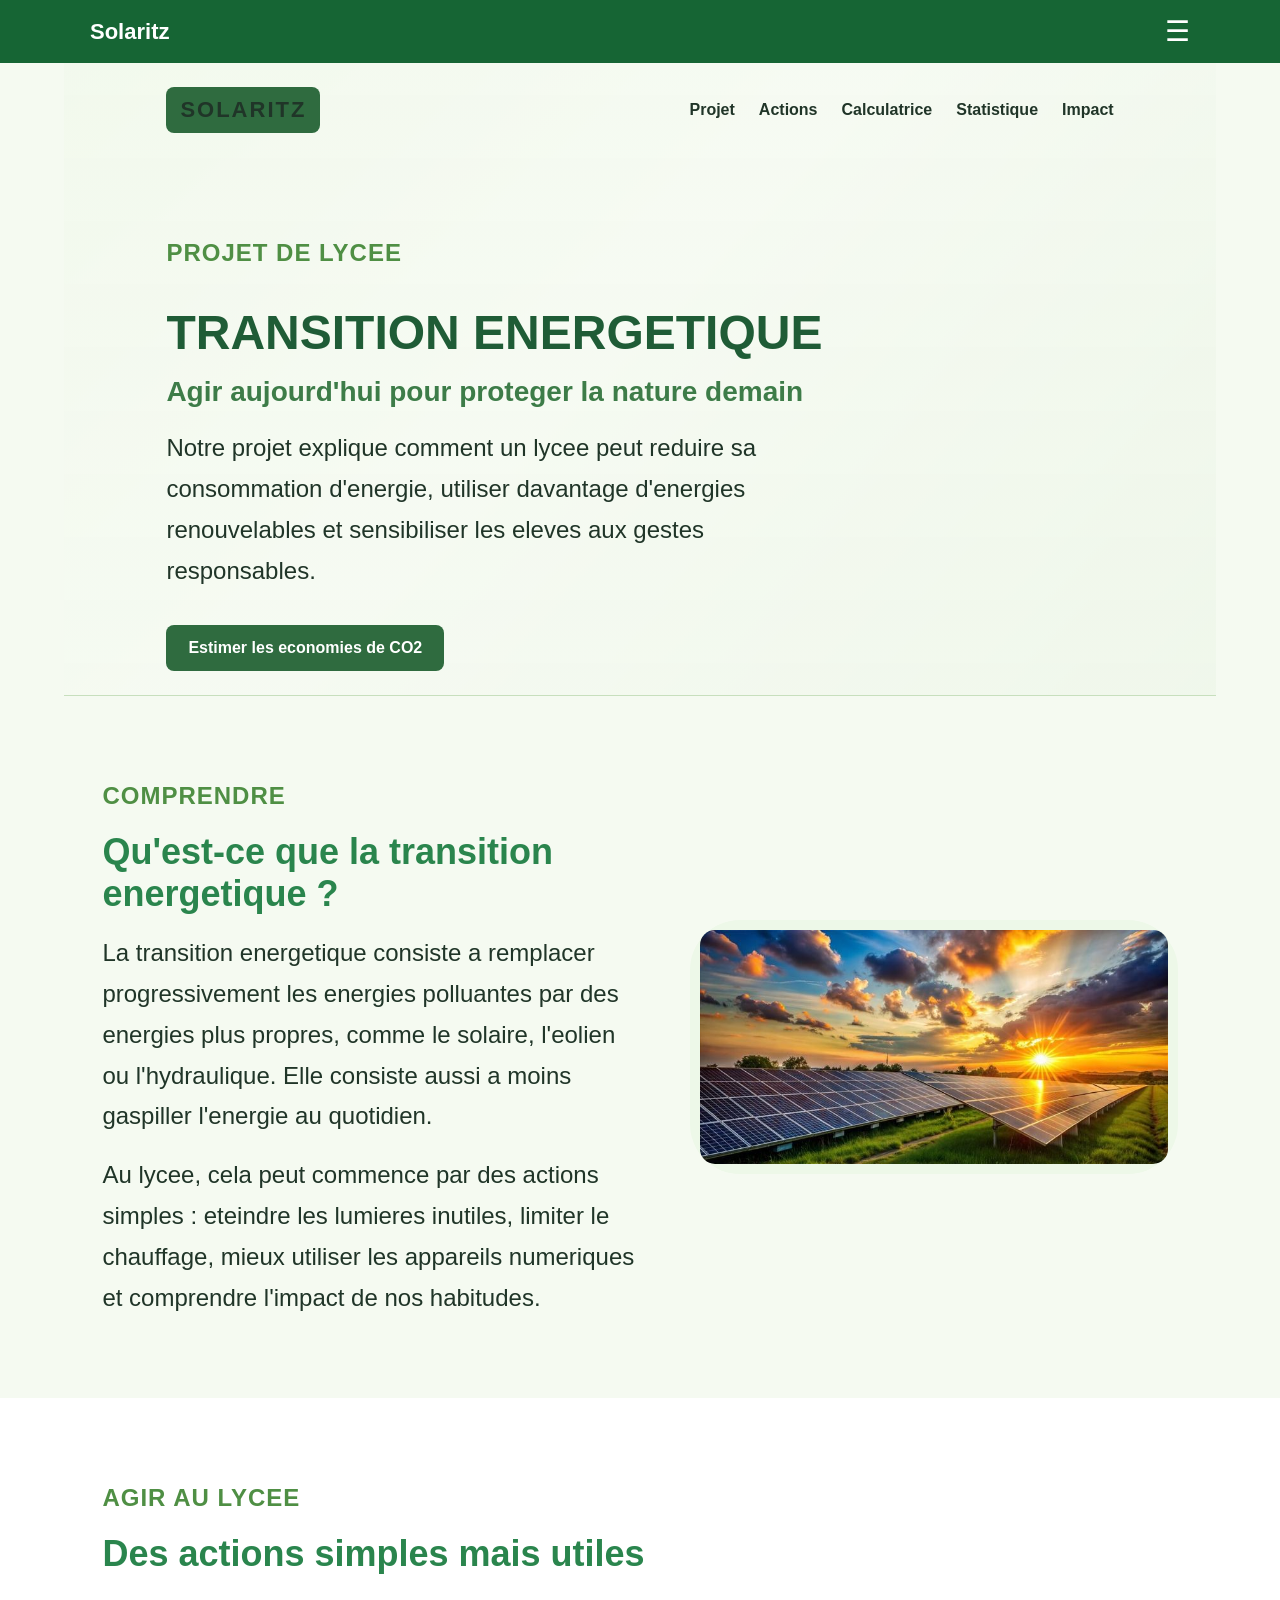
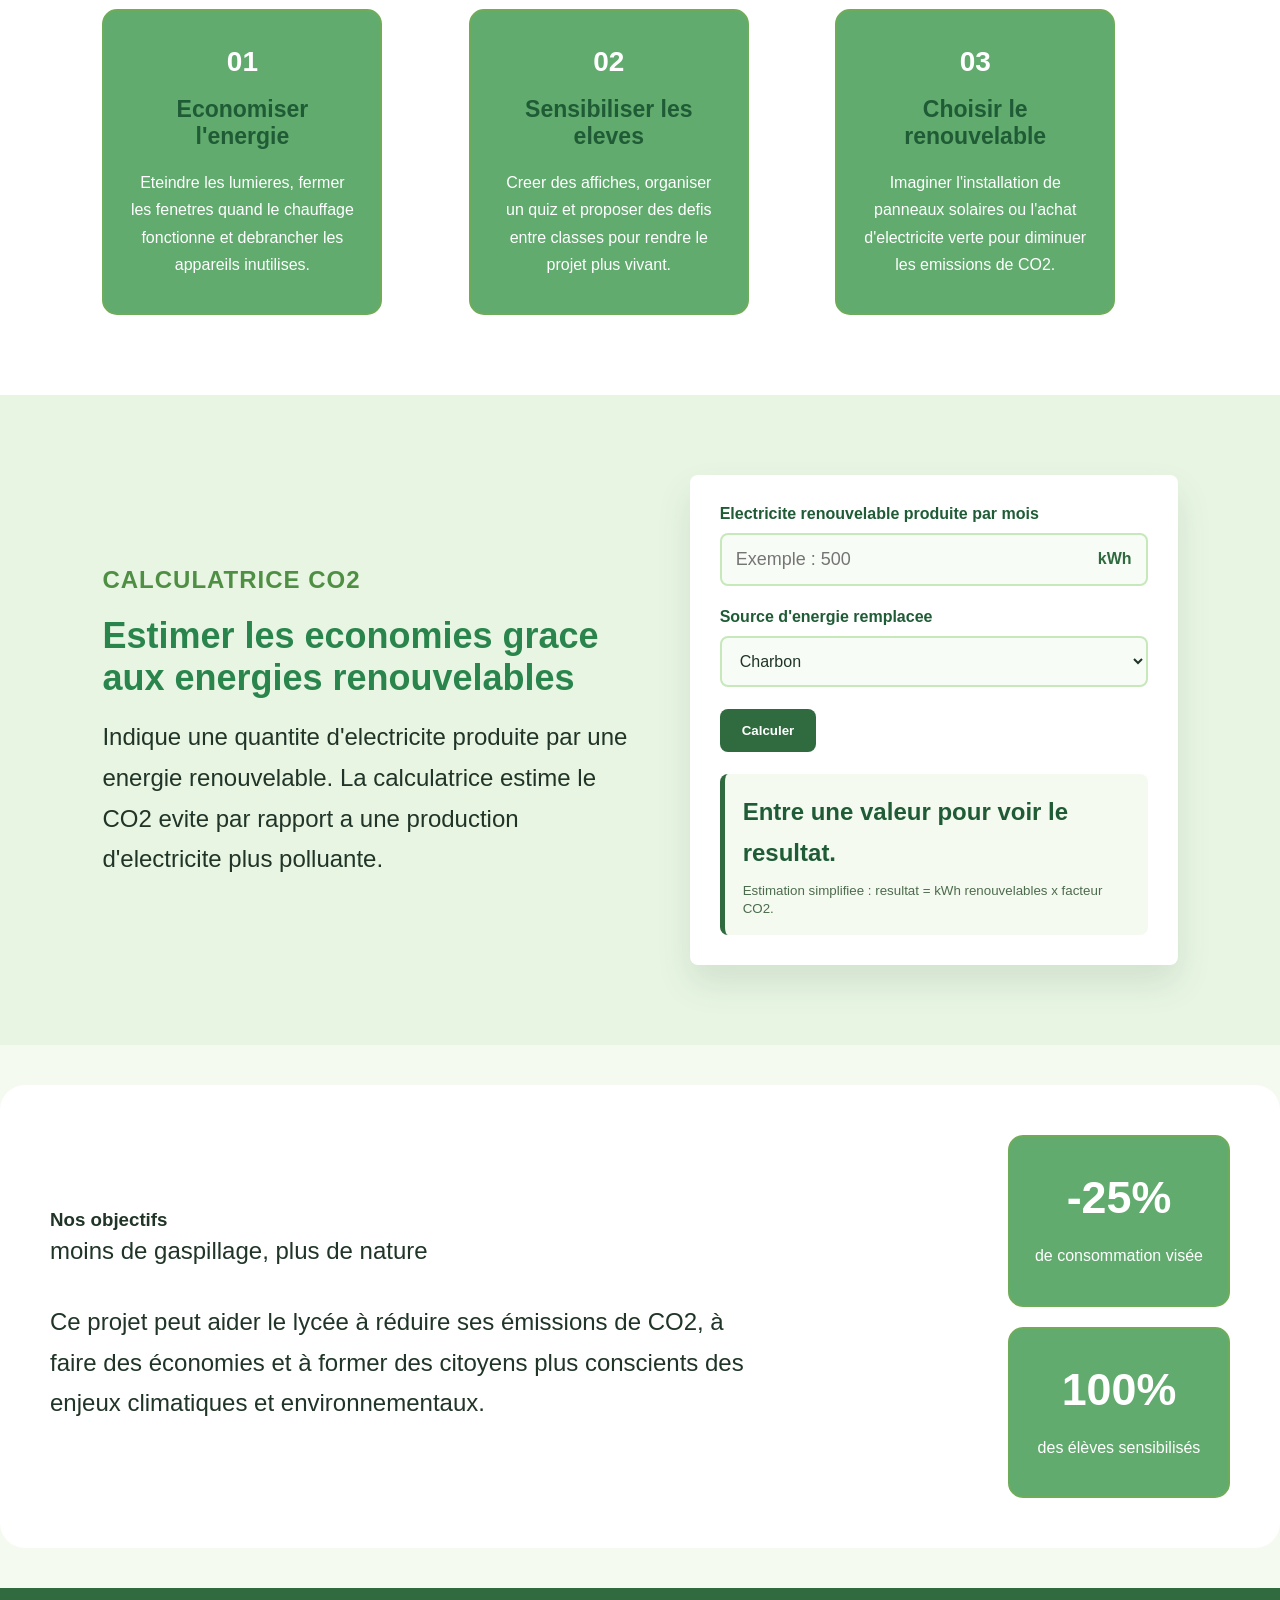
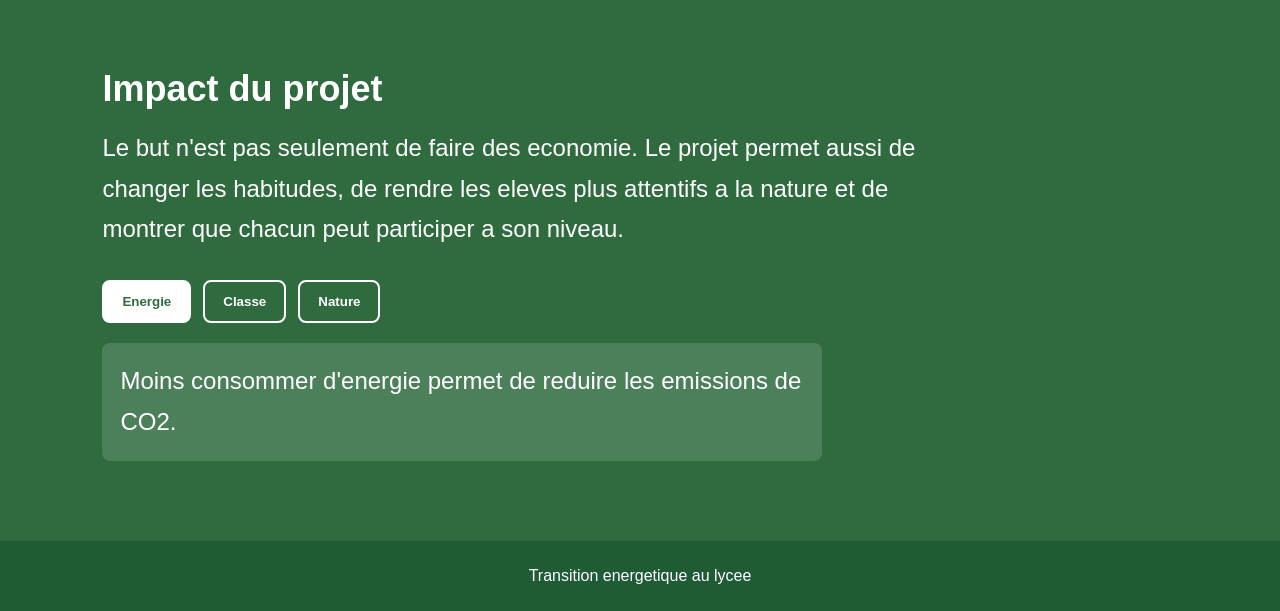
<file: index.html>
<!DOCTYPE html>
<html lang="fr">
<head>
    <meta charset="UTF-8">

    <meta name="viewport" content="width=device-width, initial-scale=1.0">
   
    <title>Transition energetique au lycee</title>
    <!-- icone de l'onglet
      -->
    <link rel="icon" href="IMG_3334[1].JPG" type="image/png">
   
    <link rel="stylesheet" href="style.css">
    <script src="script.js" defer></script>
</head>

<body>
    <!-- MENU HAMBURGER -->
<nav style="background:#166534; padding:15px 20px; position:sticky; top:0; z-index:100;">
    <div style="max-width:1100px; margin:0 auto; display:flex; justify-content:space-between; align-items:center;">
        <a href="index.html" style="color:white; font-weight:bold; text-decoration:none; font-size:22px;">
             Solaritz
        </a>
        
        <!-- Icône hamburger -->
        <div id="hamburger" style="font-size:28px; color:white; cursor:pointer;">☰</div>
    </div>

    <!-- Menu déroulant mobile -->
    <div id="mobileMenu" style="display:none; background:#166534; padding:15px; text-align:center;">
        <a href="index.html" style="display:block; color:white; padding:12px; text-decoration:none;">Accueil</a>
        <a href="projet.html" style="display:block; color:white; padding:12px; text-decoration:none;">Le Projet</a>
        <a href="activites.html" style="display:block; color:white; padding:12px; text-decoration:none;">Activités</a>
        <a href="inscription.html" style="display:block; color:white; padding:12px; text-decoration:none;">Inscription</a>
        <a href="contact.html" style="display:block; color:white; padding:12px; text-decoration:none;">Contact</a>
    </div>
</nav>

<script>
    const hamburger = document.getElementById('hamburger');
    const mobileMenu = document.getElementById('mobileMenu');
    
    hamburger.addEventListener('click', () => {
        if (mobileMenu.style.display === "block") {
            mobileMenu.style.display = "none";
        } else {
            mobileMenu.style.display = "block";
        }
    });
</script>
    <header class="hero">
        <nav class="navbar">
            <a class="logo" href="#">SOLARITZ</a>

            <ul>
                <li><a href="#projet">Projet</a></li>
                <li><a href="#actions">Actions</a></li>
                <li><a href="#calculatrice">Calculatrice</a></li>
                <li><a href="#statistique">Statistique</a></li>
                <li><a href="#impact">Impact</a></li>
            </ul>
        </nav>

        <div class="hero-content">
            <p class="tag">Projet de lycee</p>
            <h1>Transition energetique</h1>
            <h2>Agir aujourd'hui pour proteger la nature demain</h2>
            <p>
                Notre projet explique comment un lycee peut reduire sa consommation
                d'energie, utiliser davantage d'energies renouvelables et sensibiliser les
                eleves aux gestes responsables.
            </p>

            <a class="btn" href="#calculatrice">Estimer les economies de CO2</a>
        </div>

        
    </header>

    <main>
        <section id="projet" class="section intro-section">
            <div class="section-text">
                <p class="tag">Comprendre</p>
                <h2>Qu'est-ce que la transition energetique ?</h2>
                <p>
                    La transition energetique consiste a remplacer progressivement les
                    energies polluantes par des energies plus propres, comme le solaire,
                    l'eolien ou l'hydraulique. Elle consiste aussi a moins gaspiller
                    l'energie au quotidien.
                </p>
                <p>
                    Au lycee, cela peut commence par des actions simples : eteindre les
                    lumieres inutiles, limiter le chauffage, mieux utiliser les appareils
                    numeriques et comprendre l'impact de nos habitudes.
                </p>
            </div>
            
            <div class="photo-placeholder">
               <img src="./transition .jpg" alt="transition energetique" class="photo"
            </div>
        </section>

        <section id="actions" class="section actions-section">
            <div class="section-title">
                <p class="tag">Agir au lycee</p>
                <h2>Des actions simples mais utiles</h2>
            </div>

            <div class="cards">
                <article class="card">
                    <span>01</span>
                    <h3>Economiser l'energie</h3>
                    <p>Eteindre les lumieres, fermer les fenetres quand le chauffage fonctionne et debrancher les appareils inutilises.</p>
                </article>

                <article class="card">
                    <span>02</span>
                    <h3>Sensibiliser les eleves</h3>
                    <p>Creer des affiches, organiser un quiz et proposer des defis entre classes pour rendre le projet plus vivant.</p>
                </article>

                <article class="card">
                    <span>03</span>
                    <h3>Choisir le renouvelable</h3>
                    <p>Imaginer l'installation de panneaux solaires ou l'achat d'electricite verte pour diminuer les emissions de CO2.</p>
                </article>
            </div>
        </section>

        <section id="calculatrice" class="section calculator-section">
            <div class="section-text">
                <p class="tag">Calculatrice CO2</p>
                <h2>Estimer les economies grace aux energies renouvelables</h2>
                <p>
                    Indique une quantite d'electricite produite par une energie renouvelable.
                    La calculatrice estime le CO2 evite par rapport a une production
                    d'electricite plus polluante.
                </p>
            </div>

            <form class="calculator" id="co2-form">
                <label for="energy">Electricite renouvelable produite par mois</label>
                <div class="input-line">
                    <input id="energy" type="number" min="0" step="1" placeholder="Exemple : 500">
                    <span>kWh</span>
                </div>

                <label for="source">Source d'energie remplacee</label>
                <select id="source">
                    <option value="0.7">Charbon</option>
                    <option value="0.4">Gaz naturel</option>
                    <option value="0.25">Electricite classique moyenne</option>
                </select>

                <button type="submit">Calculer</button>

                <div class="result-box">
                    <p id="result">Entre une valeur pour voir le resultat.</p>
                    <small>
                        Estimation simplifiee : resultat = kWh renouvelables x facteur CO2.
                    </small>
                </div>
            </form>
        </section>

          <section id="statistique" class="section statistic-section">

            <div class="section-text">
               <h3>Nos objectifs </h3>

               <p class="text"> moins de gaspillage, plus de nature

               </p>
               <p class="description">Ce projet peut aider le lycée à réduire ses émissions de CO2, à faire des économies et à former des citoyens plus conscients des enjeux climatiques et environnementaux.</p>
            </div>

            <div class="stats">
                <div class="card">
                <h1>-25%</h1>
                <p>de consommation visée</p>
                </div>

                <div class="card">
                <h1>100%</h1>
                <p>des élèves sensibilisés</p>
                </div>
        
            </div>

        </section>

        <section id="impact" class="section impact-section">
            <div class="impact-card">
                <h2>Impact du projet</h2>
                <p>
                    Le but n'est pas seulement de faire des economie. Le projet permet aussi
                    de changer les habitudes, de rendre les eleves plus attentifs a la nature
                    et de montrer que chacun peut participer a son niveau.
                </p>
            </div>

            <div class="tips">
                <button class="tip-button active" data-tip="energie">Energie</button>
                <button class="tip-button" data-tip="classe">Classe</button>
                <button class="tip-button" data-tip="nature">Nature</button>
            </div>

            <p id="tip-text" class="tip-text">
                Moins consommer d'energie permet de reduire les emissions de CO2.
            </p>
        </section>
    </main>

    <footer>
        <p>Transition energetique au lycee</p>
    </footer>
</body>
</html>
</file>
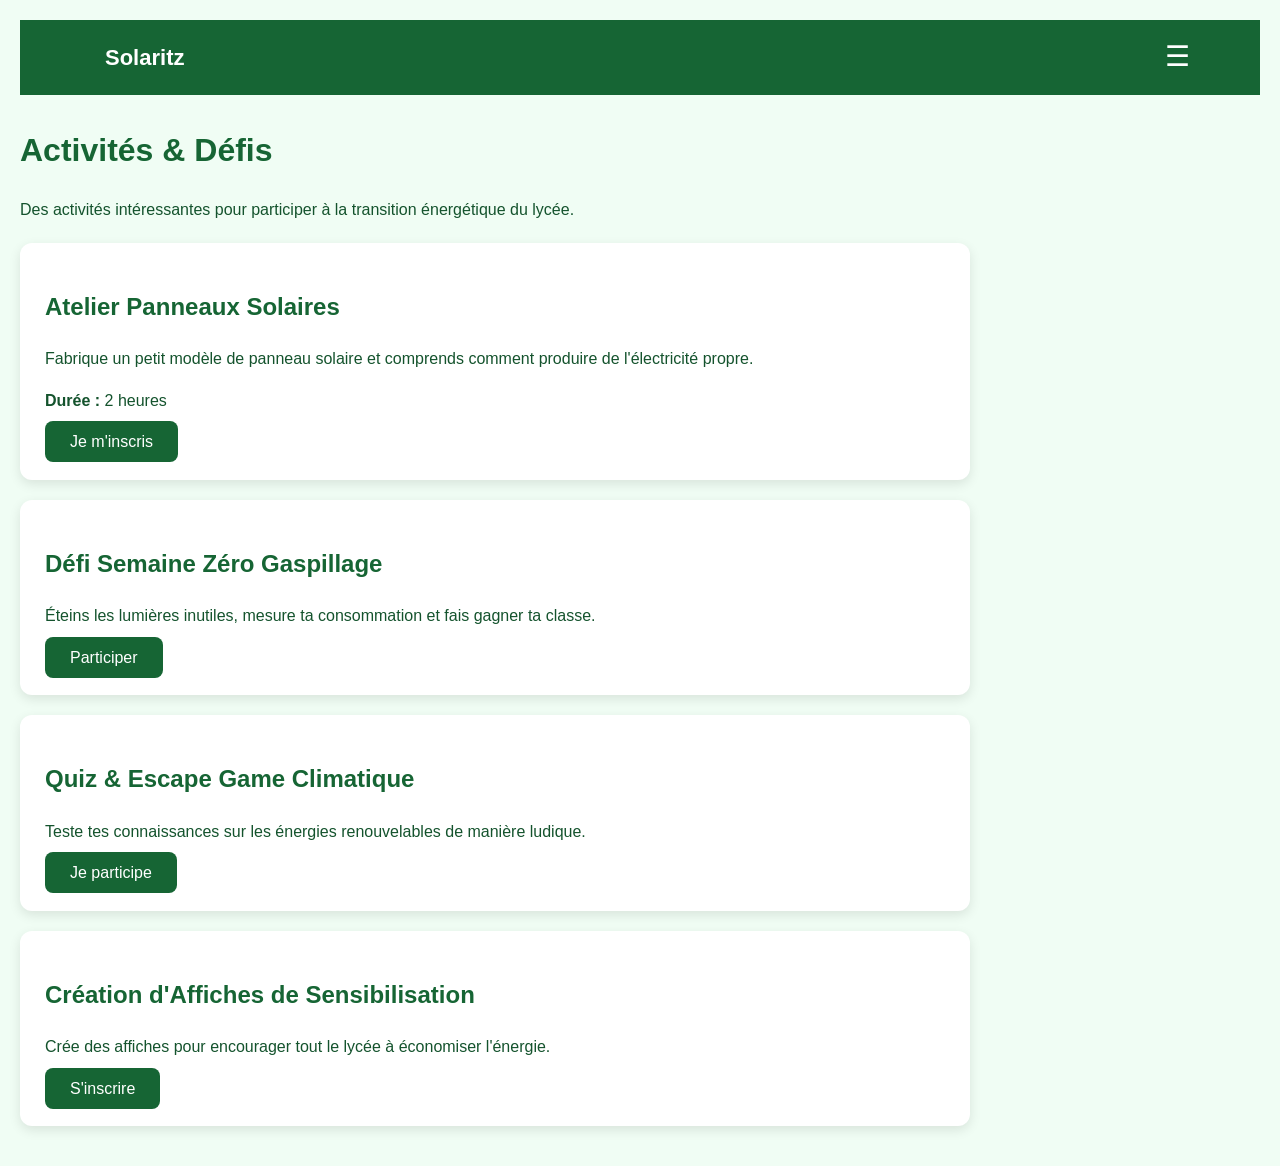
<file: activites.html>
<!DOCTYPE html>
<html lang="fr">
<head>
    <meta charset="UTF-8">
    <meta name="viewport" content="width=device-width, initial-scale=1.0">
    <title>Activités - Solaritz</title>
    <link rel="icon" href="IMG_3334[1].JPG" type="image/png">
    <style>
        body { font-family: Arial, sans-serif; margin:0; background:#f0fdf4; color:#14532d; line-height:1.6; padding:20px; }
        h1, h2 { color:#166534; }
        .card { background:white; padding:25px; margin:20px 0; border-radius:12px; box-shadow:0 4px 12px rgba(0,0,0,0.1); max-width:900px; }
        nav { background:#166534; padding:20px; text-align:center; margin-bottom:30px; }
        nav a { color:white; margin:0 15px; text-decoration:none; font-weight:bold; }
    </style>
</head>
<body>
    <!-- MENU HAMBURGER -->
<nav style="background:#166534; padding:15px 20px; position:sticky; top:0; z-index:100;">
    <div style="max-width:1100px; margin:0 auto; display:flex; justify-content:space-between; align-items:center;">
        <a href="index.html" style="color:white; font-weight:bold; text-decoration:none; font-size:22px;">
             Solaritz
        </a>
        
        <!-- Icône hamburger -->
        <div id="hamburger" style="font-size:28px; color:white; cursor:pointer;">☰</div>
    </div>

    <!-- Menu déroulant mobile -->
    <div id="mobileMenu" style="display:none; background:#166534; padding:15px; text-align:center;">
        <a href="index.html" style="display:block; color:white; padding:12px; text-decoration:none;">Accueil</a>
        <a href="projet.html" style="display:block; color:white; padding:12px; text-decoration:none;">Le Projet</a>
        <a href="activites.html" style="display:block; color:white; padding:12px; text-decoration:none;">Activités</a>
        <a href="inscription.html" style="display:block; color:white; padding:12px; text-decoration:none;">Inscription</a>
        <a href="contact.html" style="display:block; color:white; padding:12px; text-decoration:none;">Contact</a>
    </div>
</nav>

<script>
    const hamburger = document.getElementById('hamburger');
    const mobileMenu = document.getElementById('mobileMenu');
    
    hamburger.addEventListener('click', () => {
        if (mobileMenu.style.display === "block") {
            mobileMenu.style.display = "none";
        } else {
            mobileMenu.style.display = "block";
        }
    });
</script>

<!-- les activité -->

    <h1>Activités & Défis</h1>
    <p>Des activités intéressantes pour participer à la transition énergétique du lycée.</p>

    <div class="card">
        <h2> Atelier Panneaux Solaires</h2>
        <p>Fabrique un petit modèle de panneau solaire et comprends comment produire de l'électricité propre.</p>
        <p><strong>Durée :</strong> 2 heures</p>
        <a href="inscription.html" style="background:#166534;color:white;padding:12px 25px;border-radius:8px;text-decoration:none;">Je m'inscris</a>
    </div>

    <div class="card">
        <h2> Défi Semaine Zéro Gaspillage</h2>
        <p>Éteins les lumières inutiles, mesure ta consommation et fais gagner ta classe.</p>
        <a href="inscription.html" style="background:#166534;color:white;padding:12px 25px;border-radius:8px;text-decoration:none;">Participer</a>
    </div>

    <div class="card">
        <h2> Quiz & Escape Game Climatique</h2>
        <p>Teste tes connaissances sur les énergies renouvelables de manière ludique.</p>
        <a href="inscription.html" style="background:#166534;color:white;padding:12px 25px;border-radius:8px;text-decoration:none;">Je participe</a>
    </div>

    <div class="card">
        <h2> Création d'Affiches de Sensibilisation</h2>
        <p>Crée des affiches pour encourager tout le lycée à économiser l'énergie.</p>
        <a href="inscription.html" style="background:#166534;color:white;padding:12px 25px;border-radius:8px;text-decoration:none;">S'inscrire</a>
    </div>
</body>
</html>
</file>
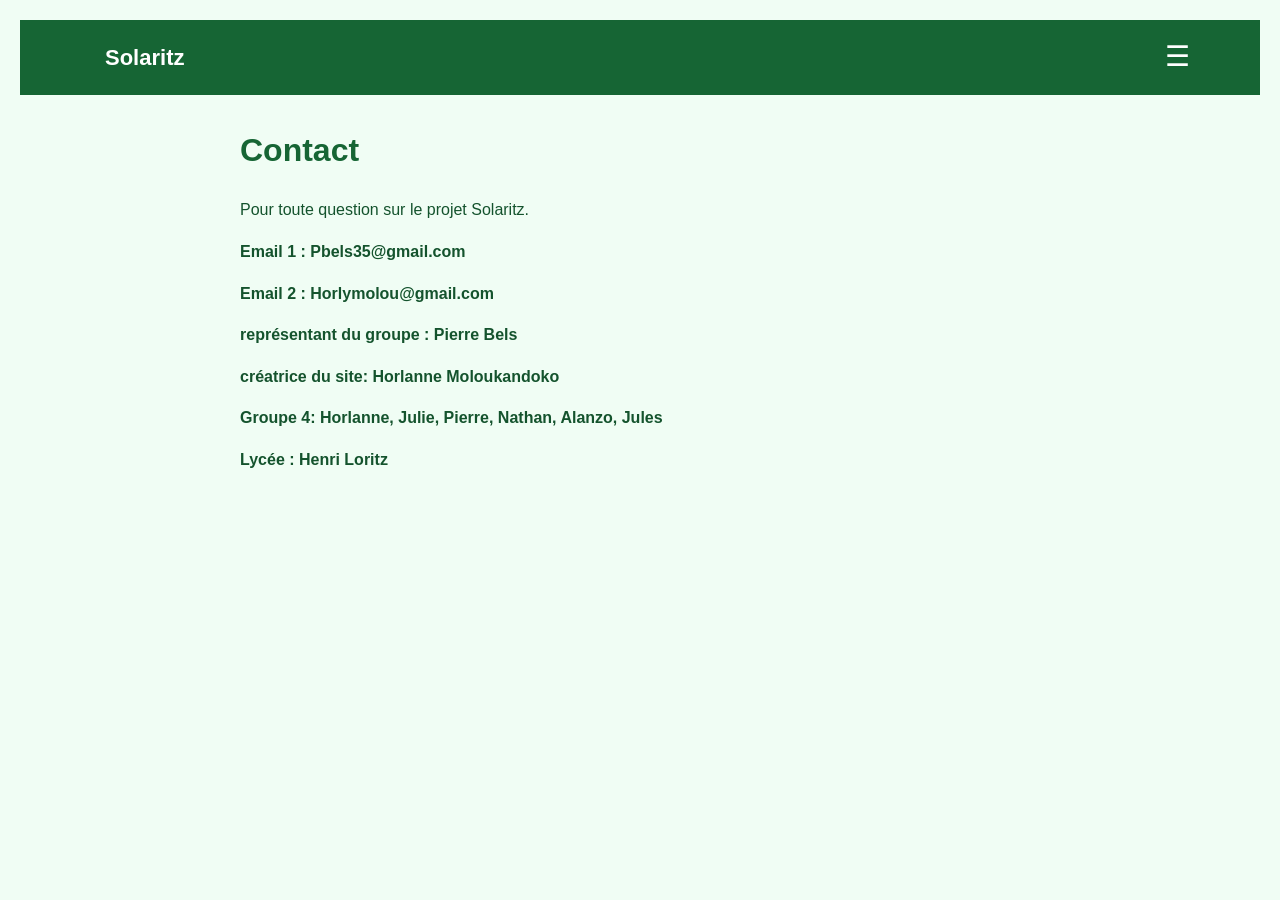
<file: contact.html>
<!DOCTYPE html>
<html lang="fr">
<head>
    <meta charset="UTF-8">
    <meta name="viewport" content="width=device-width, initial-scale=1.0">
    <title>Contact - Solaritz</title>
    <link rel="icon" href="IMG_3334[1].JPG" type="image/png">
    <style>
        body { font-family: Arial, sans-serif; margin:0; background:#f0fdf4; color:#14532d; line-height:1.6; padding:20px; }
        h1, h2 { color:#166534; }
        .container { max-width:800px; margin:0 auto; }
        nav { background:#166534; padding:20px; text-align:center; margin-bottom:30px; }
        nav a { color:white; margin:0 15px; text-decoration:none; font-weight:bold; }
    </style>
</head>
<body>
    <!-- MENU HAMBURGER -->
<nav style="background:#166534; padding:15px 20px; position:sticky; top:0; z-index:100;">
    <div style="max-width:1100px; margin:0 auto; display:flex; justify-content:space-between; align-items:center;">
        <a href="index.html" style="color:white; font-weight:bold; text-decoration:none; font-size:22px;">
             Solaritz
        </a>
        
        <!-- Icône hamburger -->
        <div id="hamburger" style="font-size:28px; color:white; cursor:pointer;">☰</div>
    </div>

    <!-- Menu déroulant mobile -->
    <div id="mobileMenu" style="display:none; background:#166534; padding:15px; text-align:center;">
        <a href="index.html" style="display:block; color:white; padding:12px; text-decoration:none;">Accueil</a>
        <a href="projet.html" style="display:block; color:white; padding:12px; text-decoration:none;">Le Projet</a>
        <a href="activites.html" style="display:block; color:white; padding:12px; text-decoration:none;">Activités</a>
        <a href="inscription.html" style="display:block; color:white; padding:12px; text-decoration:none;">Inscription</a>
        <a href="contact.html" style="display:block; color:white; padding:12px; text-decoration:none;">Contact</a>
    </div>
</nav>

<script>
    const hamburger = document.getElementById('hamburger');
    const mobileMenu = document.getElementById('mobileMenu');
    
    hamburger.addEventListener('click', () => {
        if (mobileMenu.style.display === "block") {
            mobileMenu.style.display = "none";
        } else {
            mobileMenu.style.display = "block";
        }
    });
</script>

    <div class="container">
        <h1>Contact</h1>
        <p>Pour toute question sur le projet Solaritz.</p>
        <p><strong>Email 1 : Pbels35@gmail.com</strong></p>
        <p><strong>Email 2 : Horlymolou@gmail.com</strong></p>
        <p><strong>représentant du groupe : Pierre Bels</strong></p>
        <p><strong>créatrice du site: Horlanne Moloukandoko</strong></p>
        <p><strong>Groupe 4: Horlanne, Julie, Pierre, Nathan, Alanzo, Jules</strong></p>
        <p><strong>Lycée : Henri Loritz</strong></p>
    </div>
</body>
</html>
</file>
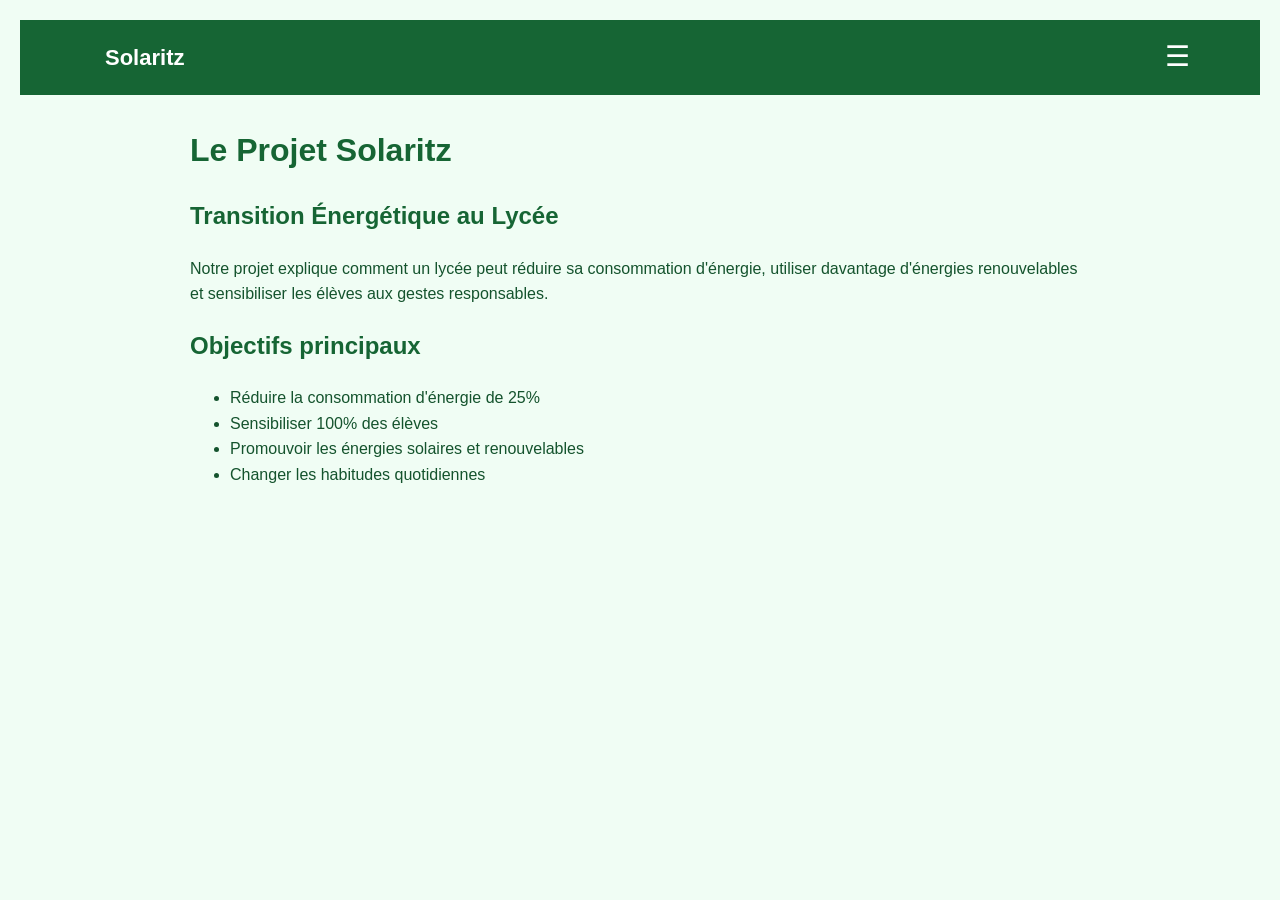
<file: projet.html>
<!DOCTYPE html>
<html lang="fr">
<head>
    <meta charset="UTF-8">
    <meta name="viewport" content="width=device-width, initial-scale=1.0">
    <title>Le Projet - Solaritz</title>
    <link rel="icon" href="IMG_3334[1].JPG" type="image/png">
    <style>
        body { font-family: Arial, sans-serif; margin:0; background:#f0fdf4; color:#14532d; line-height:1.6; padding:20px; }
        h1, h2 { color:#166534; }
        .container { max-width:900px; margin:0 auto; }
        nav { background:#166534; padding:20px; text-align:center; margin-bottom:30px; }
        nav a { color:white; margin:0 15px; text-decoration:none; font-weight:bold; }
    </style>
</head>
<body>
   <!-- MENU HAMBURGER -->
<nav style="background:#166534; padding:15px 20px; position:sticky; top:0; z-index:100;">
    <div style="max-width:1100px; margin:0 auto; display:flex; justify-content:space-between; align-items:center;">
        <a href="index.html" style="color:white; font-weight:bold; text-decoration:none; font-size:22px;">
             Solaritz
        </a>
        
        <!-- Icône hamburger -->
        <div id="hamburger" style="font-size:28px; color:white; cursor:pointer;">☰</div>
    </div>

    <!-- Menu déroulant mobile -->
    <div id="mobileMenu" style="display:none; background:#166534; padding:15px; text-align:center;">
        <a href="index.html" style="display:block; color:white; padding:12px; text-decoration:none;">Accueil</a>
        <a href="projet.html" style="display:block; color:white; padding:12px; text-decoration:none;">Le Projet</a>
        <a href="activites.html" style="display:block; color:white; padding:12px; text-decoration:none;">Activités</a>
        <a href="inscription.html" style="display:block; color:white; padding:12px; text-decoration:none;">Inscription</a>
        <a href="contact.html" style="display:block; color:white; padding:12px; text-decoration:none;">Contact</a>
    </div>
</nav>

<script>
    const hamburger = document.getElementById('hamburger');
    const mobileMenu = document.getElementById('mobileMenu');
    
    hamburger.addEventListener('click', () => {
        if (mobileMenu.style.display === "block") {
            mobileMenu.style.display = "none";
        } else {
            mobileMenu.style.display = "block";
        }
    });
</script>

    <div class="container">
        <h1>Le Projet Solaritz</h1>
        <h2>Transition Énergétique au Lycée</h2>
        <p>Notre projet explique comment un lycée peut réduire sa consommation d'énergie, utiliser davantage d'énergies renouvelables et sensibiliser les élèves aux gestes responsables.</p>
        
        <h2>Objectifs principaux</h2>
        <ul>
            <li>Réduire la consommation d'énergie de 25%</li>
            <li>Sensibiliser 100% des élèves</li>
            <li>Promouvoir les énergies solaires et renouvelables</li>
            <li>Changer les habitudes quotidiennes</li>
        </ul>
    </div>
</body>
</html>
</file>
<file: style.css>
* {
    margin: 0;
    padding: 0;
    box-sizing: border-box;
}
img{
    max-width: 100%;
    height: auto;
    border-radius: 15px;
}

html {
    scroll-behavior: smooth ;
}

body {
    margin:0;
    font-family: Arial, Helvetica, sans-serif;
    background-color: #f5faf1;
    color: #203528;
    overflow-x: hidden;
}

.hero {
    width: 90%;
    max-width: 1200px;
    margin: auto;
    padding: 24px 8%;
    background:
        linear-gradient(rgba(245, 250, 241, 0.9), rgba(245, 250, 241, 0.94)),
        linear-gradient(135deg, #d7efc7, #ffffff 45%, #9dcc8e);
    border-bottom: 1px solid #c7dfbd;
}

.navbar {
    display: flex;
    align-items: center;
    justify-content: space-between;
    gap: 24px;
    margin-bottom: 100px;
}

.logo {
    padding: 10px 14px;
    border-radius: 8px;
    background-color: #2f6b3f;
    color: white;
    font-size: 22px;
    font-weight: bold;
    letter-spacing: 2px;
    text-decoration: none;
}

.navbar ul {
    display: flex;
    gap: 24px;
    list-style: none;
}

.navbar a {
    color: #203528;
    text-decoration: none;
    font-weight: 700;
}

.navbar ul a {
    padding-bottom: 6px;
    border-bottom: 2px solid transparent;
    transition: color 0.3s ease, border-color 0.3s ease;
}

.navbar ul a:hover {
    color: #2f6b3f;
    border-color: #2f6b3f;
}

.hero-content {
    max-width: 760px;
}

.tag {
    display: inline-block;
    margin-bottom: 14px;
    color: #4f8f44;
    font-weight: 800;
    letter-spacing: 1px;
    text-transform: uppercase;
    font-size: clamp(2rem, 5vw, 5rem);
}

.hero h1 {
    max-width: 760px;
    margin-bottom: 18px;
    color: #1f5c36;
    font-size: clamp(1.5rem, 4vw, 3rem);
    line-height: 1.05;
    text-transform: uppercase;
}

.hero h2 {
    margin-bottom: 20px;
    color: #3d7c48;
    font-size: 28px;
}

.hero p,
.section p {
    font-size: clamp(1.5rem, 2vw, 1.2rem);
    line-height: 1.7;
}

.hero-content p {
    max-width: 650px;
    margin-bottom: 34px;
}

.btn,
.calculator button {
    display: inline-block;
    padding: 14px 22px;
    border: 0;
    border-radius: 8px;
    background-color: #2f6b3f;
    color: white;
    font-weight: bold;
    text-decoration: none;
    cursor: pointer;
    transition: transform 0.3s ease, background-color 0.3s ease;
}

.btn:hover,
.calculator button:hover {
    transform: translateY(-2px);
    background-color: #5f9f50;
}



.section {
    padding: 80px 8%;
    background-color: white;
}

.intro-section,
.calculator-section {
    display: grid;
    grid-template-columns: 1.05fr 0.95fr;
    align-items: center;
    gap: 48px;
}

.intro-section {
    background-color: #f5faf1;
}

.actions-section {
    background-color: white;
}

.calculator-section {
    background-color: #e8f5e3;
}

.section-text {
    max-width: 720px;
}

.section-text p + p {
    margin-top: 18px;
}

.section h2 {
    margin-bottom: 18px;
    color: #2a854d;
    font-size: 36px;
}

.section-title {
    max-width: 760px;
    margin-bottom: 34px;
}

.photo-placeholder {
    border-radius: 50px;
    display: flex;
    align-items: center;
    justify-content: center;
    padding: 10px;
    background-color: #edf8e8;
    font-weight: bold;
    text-align: center;
}

.cards {
    display: grid;
    grid-template-columns: repeat(3, 1fr);
    gap: 24px;
}


.card {
    padding: 28px;
    border: 2px solid #6fac5a;
    border-radius: 10px;
    background-color: #f8fcf6;
}

.card span {
    display: inline-block;
    margin-bottom: 18px;
    color: white;
    font-size: 28px;
    font-weight: bold;
}

.card h3 {
    margin-bottom: 12px;
    color: #1f5c36;
    font-size: 23px;
}

.card p {
    font-size: 16px;
}

.calculator {
    padding: 30px;
    border-radius: 8px;
    background-color: white;
    box-shadow: 0 18px 35px rgba(43, 94, 55, 0.12);
}

.calculator label {
    display: block;
    margin-bottom: 10px;
    color: #1f5c36;
    font-weight: bold;
}

.input-line {
    display: flex;
    align-items: center;
    margin-bottom: 22px;
    border: 2px solid #c7e8bb;
    border-radius: 8px;
    background-color: #f8fcf6;
    overflow: hidden;
}

.input-line input {
    width: 100%;
    padding: 14px;
    border: 0;
    background: transparent;
    font-size: 18px;
}

.input-line span {
    padding: 14px;
    color: #2f6b3f;
    font-weight: bold;
}

.calculator select {
    width: 100%;
    margin-bottom: 22px;
    padding: 14px;
    border: 2px solid #c7e8bb;
    border-radius: 8px;
    background-color: #f8fcf6;
    color: #203528;
    font-size: 16px;
}

.result-box {
    margin-top: 22px;
    padding: 18px;
    border-left: 5px solid #2f6b3f;
    border-radius: 8px;
    background-color: #f5faf1;
}

.result-box p {
    margin-bottom: 8px;
    color: #1f5c36;
    font-weight: bold;
}

.result-box small {
    color: #4d6b4d;
}


.statistic-section {
    background-color: linear-gradient(135deg, #0f5a3a,#1f7a57);
    display: flex;
    justify-content:space-between;
    align-items: center;
    padding: 50px;
    gap: 50px;
    border-radius:25px;
    max-width:100%;
    margin: 40px auto;

}
.section-text{
     flex: 1;
}


.h3{
    font-size: 90px;
    margin-bottom: 25px;
    padding: 19px 14px;
    display: flex;
    align-items: center;
    justify-content: space-between;
    gap: 24px;

}
    
.text{
    width: 100%;
    font-size: 2rem;
    margin-bottom: 56px;
    max-width: 850px;
    margin-bottom: 30px;

}

.description{
    font-size: 1.7rem;
    line-height: 1.7;


}

.stats{
    display:flex;
    flex-direction: column;
    gap: 20px;
    justify-content: center;
}
.card {
    width:100%;
    max-width: 280px;
    background-color: #61ab6e;
    color: white;
    padding: 35px 25px;
    border-radius: 15px;
    text-align: center;
}
.card h1{
    font-size: 2.8rem;
    margin: 0 0 10px 0;
}

.card p {
    margin-top:19px ;


}

.impact-section {
    background-color: #2f6b3f;
    color: white;
}

.impact-card {
    max-width: 850px;
    margin-bottom: 30px;
}

.impact-card h2 {
    color: white;
}

.tips {
    display: flex;
    flex-wrap: wrap;
    gap: 12px;
    margin-bottom: 20px;
}

.tip-button {
    padding: 12px 18px;
    border: 2px solid white;
    border-radius: 8px;
    background-color: transparent;
    color: white;
    font-weight: bold;
    cursor: pointer;
}

.tip-button.active,
.tip-button:hover {
    background-color: white;
    color: #2f6b3f;
}

.tip-text {
    max-width: 720px;
    padding: 18px;
    border-radius: 8px;
    background-color: rgba(255, 255, 255, 0.14);
}

footer {
    padding: 26px 8%;
    background-color: #1f5c36;
    color: white;
    text-align: center;
}
/*pour les téléphones*/


@media screen and (max-width: 850px) {
    
    body {
        padding: 10px;
        margin: auto;
        flex-direction: column;

    
    }
    .hero {
        padding: 20px 5%;
        min-height: auto;
    }

    .navbar {
        flex-direction: column;
        align-items: flex-start;
        margin-bottom: 50px;
        gap: 20px;
    }

    .navbar ul {
        flex-wrap: wrap;
        gap: 12px;
        justify-content: center;
        width: 100%;
    }

    .hero h1 {
        font-size: 42px;
    }

    .hero h2,
    .section h2 {
        font-size: 26px;
    }

    .hero p,
    .section p {
        font-size: 16px;
    }

    .section{
        padding: 60px 5%;
    }
    .intro-section,
    .calculator-section {
        grid-template-columns: 1fr;
        gap: 30px;
       
    }

    .cards {
        grid-template-columns: 1fr;
    }
    .statistic-section{
        flex-direction: column;
        padding: 40px 5%;
        margin: 20px 5%;
        gap: 35px;

    }
    .stats{
        flex-direction: row;
        gap: 20px;
        justify-content: center;
        width: 100%;

    }
    .card{
        width: 100%;
        max-width: 240px;
        padding: 30px 20px;
    }
    .card h1{
        font-size: 2.4rem;
    }
}
</file>
